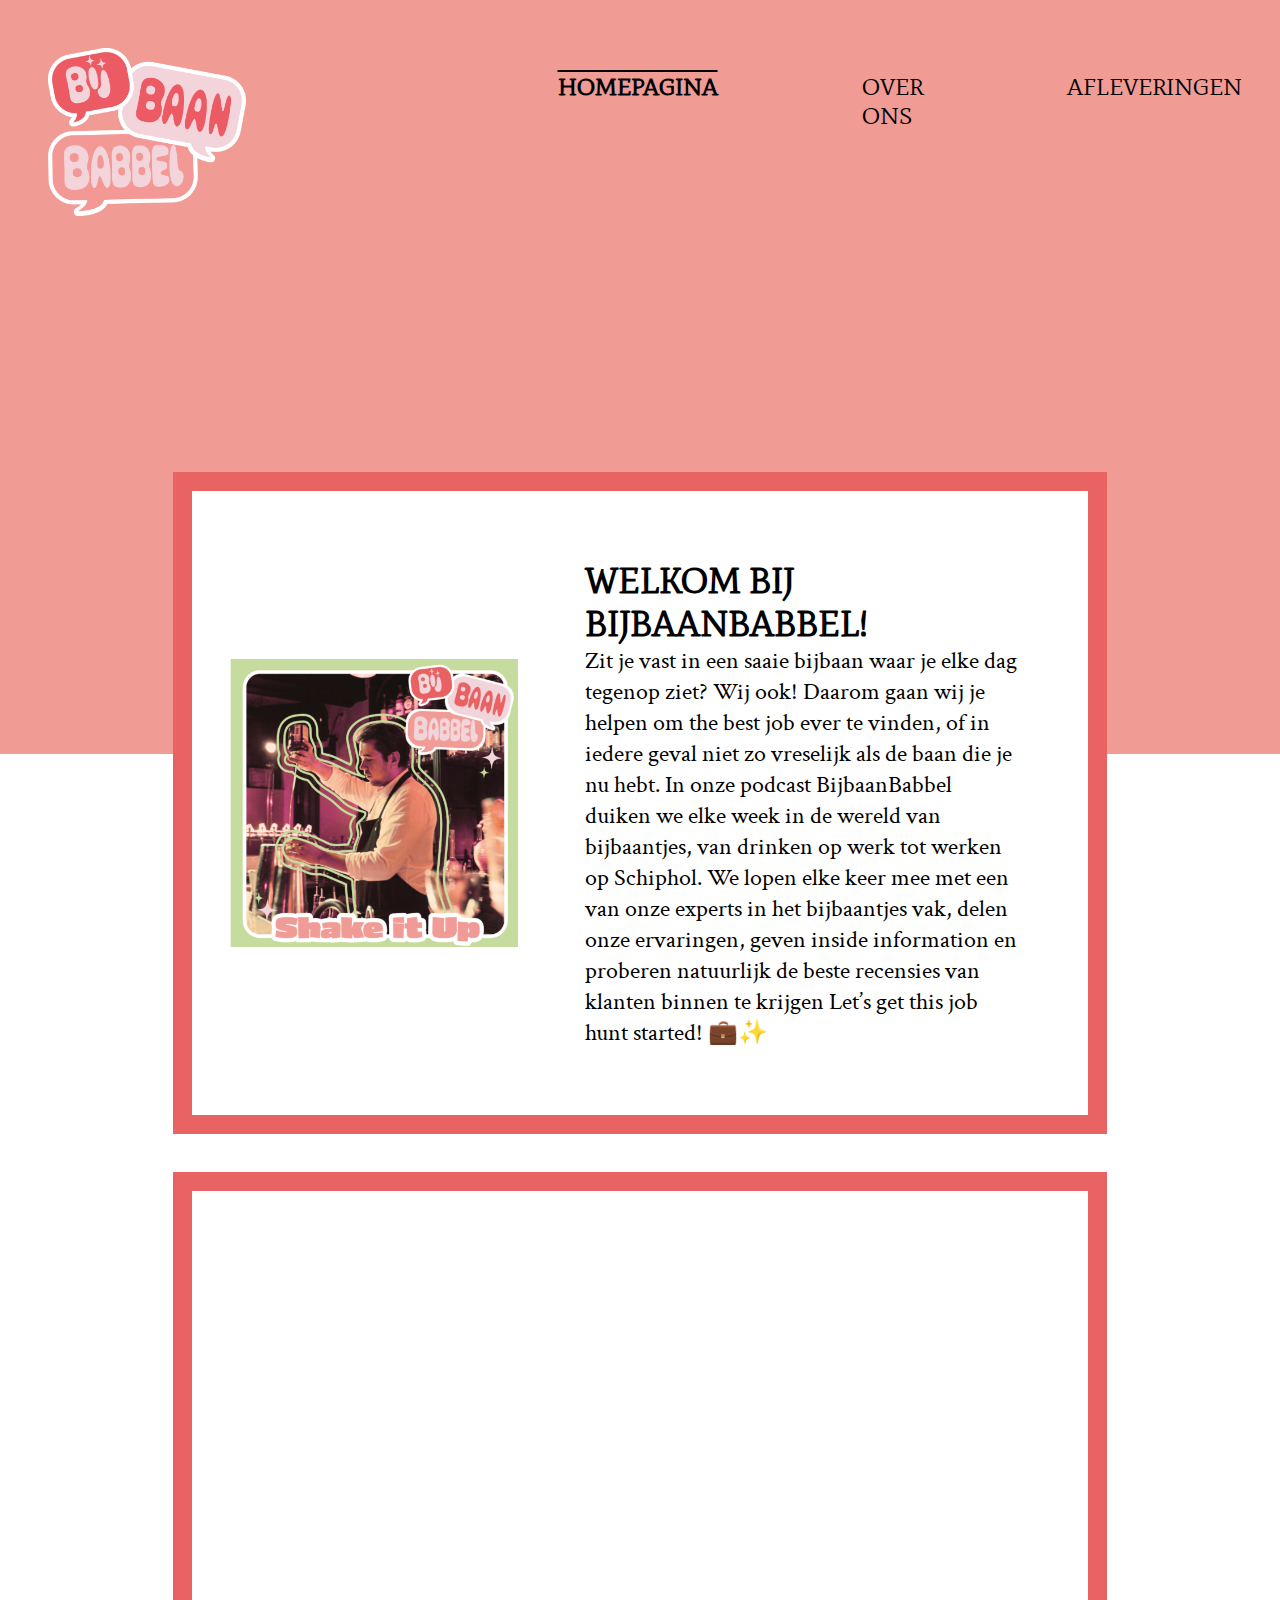
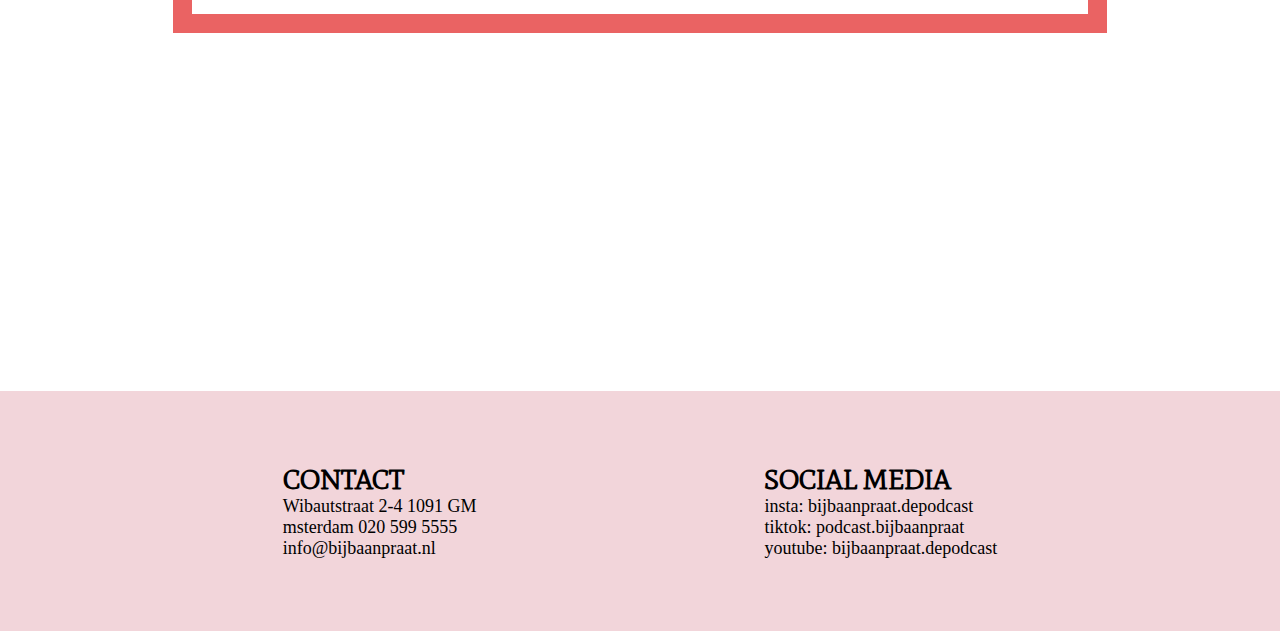
<file: index.html>
<!DOCTYPE html>
<html lang="nl">

<head>
    <meta charset="UTF-8">
    <meta name="viewport" content="width=device-width, initial-scale=1.0">
    <title>BijbaanBabbel</title>
    <link rel="stylesheet" href="style/podcast.css">

</head>

<body>
    <header>
        <img src="img/logo.png" alt="logo">
        <nav>
            <ul>
                <li><a class="huidig" href="index.html">homepagina</a></li>
                <li><a href="overons.html">over ons</a></li>
                <li><a href="afleveringen.html">afleveringen</a></li>
            </ul>
        </nav>
    </header>
    <main id="podcast">
        <h1>homepagina</h1>
        <div>
        <img src="img/bar.png" alt="bar foto">
        <section>
            <h2>Welkom bij Bijbaanbabbel!</h2>
            <p>Zit je vast in een saaie bijbaan waar je elke dag tegenop ziet? Wij ook! Daarom gaan wij je helpen om the
                best job ever te vinden, of in iedere geval niet zo vreselijk als de baan die je nu hebt.
                In onze podcast BijbaanBabbel duiken we elke week in de wereld van bijbaantjes, van drinken op werk tot
                werken op Schiphol.
                We lopen elke keer mee met een van onze experts in het bijbaantjes vak, delen onze ervaringen, geven
                inside information en proberen natuurlijk de beste recensies van klanten binnen te krijgen
                Let’s get this job hunt started! 💼✨
            </p>
        </section>
        </div>
        
        <div>
            <iframe width="560" height="315" src="https://www.youtube.com/embed/GkrQraD9jfw?si=lmXBgk_h0-9NROs4" title="YouTube video player" frameborder="0" allow="accelerometer; autoplay; clipboard-write; encrypted-media; gyroscope; picture-in-picture; web-share" referrerpolicy="strict-origin-when-cross-origin" allowfullscreen></iframe>
        </div>
        </main>
    <footer>
        <div>
            <h2>contact</h2>
            <ul>
                <li>Wibautstraat 2-4 1091 GM</li>
                <li>msterdam 020 599 5555</li>
                <li>info@bijbaanpraat.nl</li>
            </ul>
        </div>
        <div>
            <h2>social media</h2>
            <ul>
                <li>insta: bijbaanpraat.depodcast</li>
                <li>tiktok: podcast.bijbaanpraat</li>
                <li>youtube: bijbaanpraat.depodcast</li>
            </ul>
        </div>
    </footer>
</body>

</html>
</file>
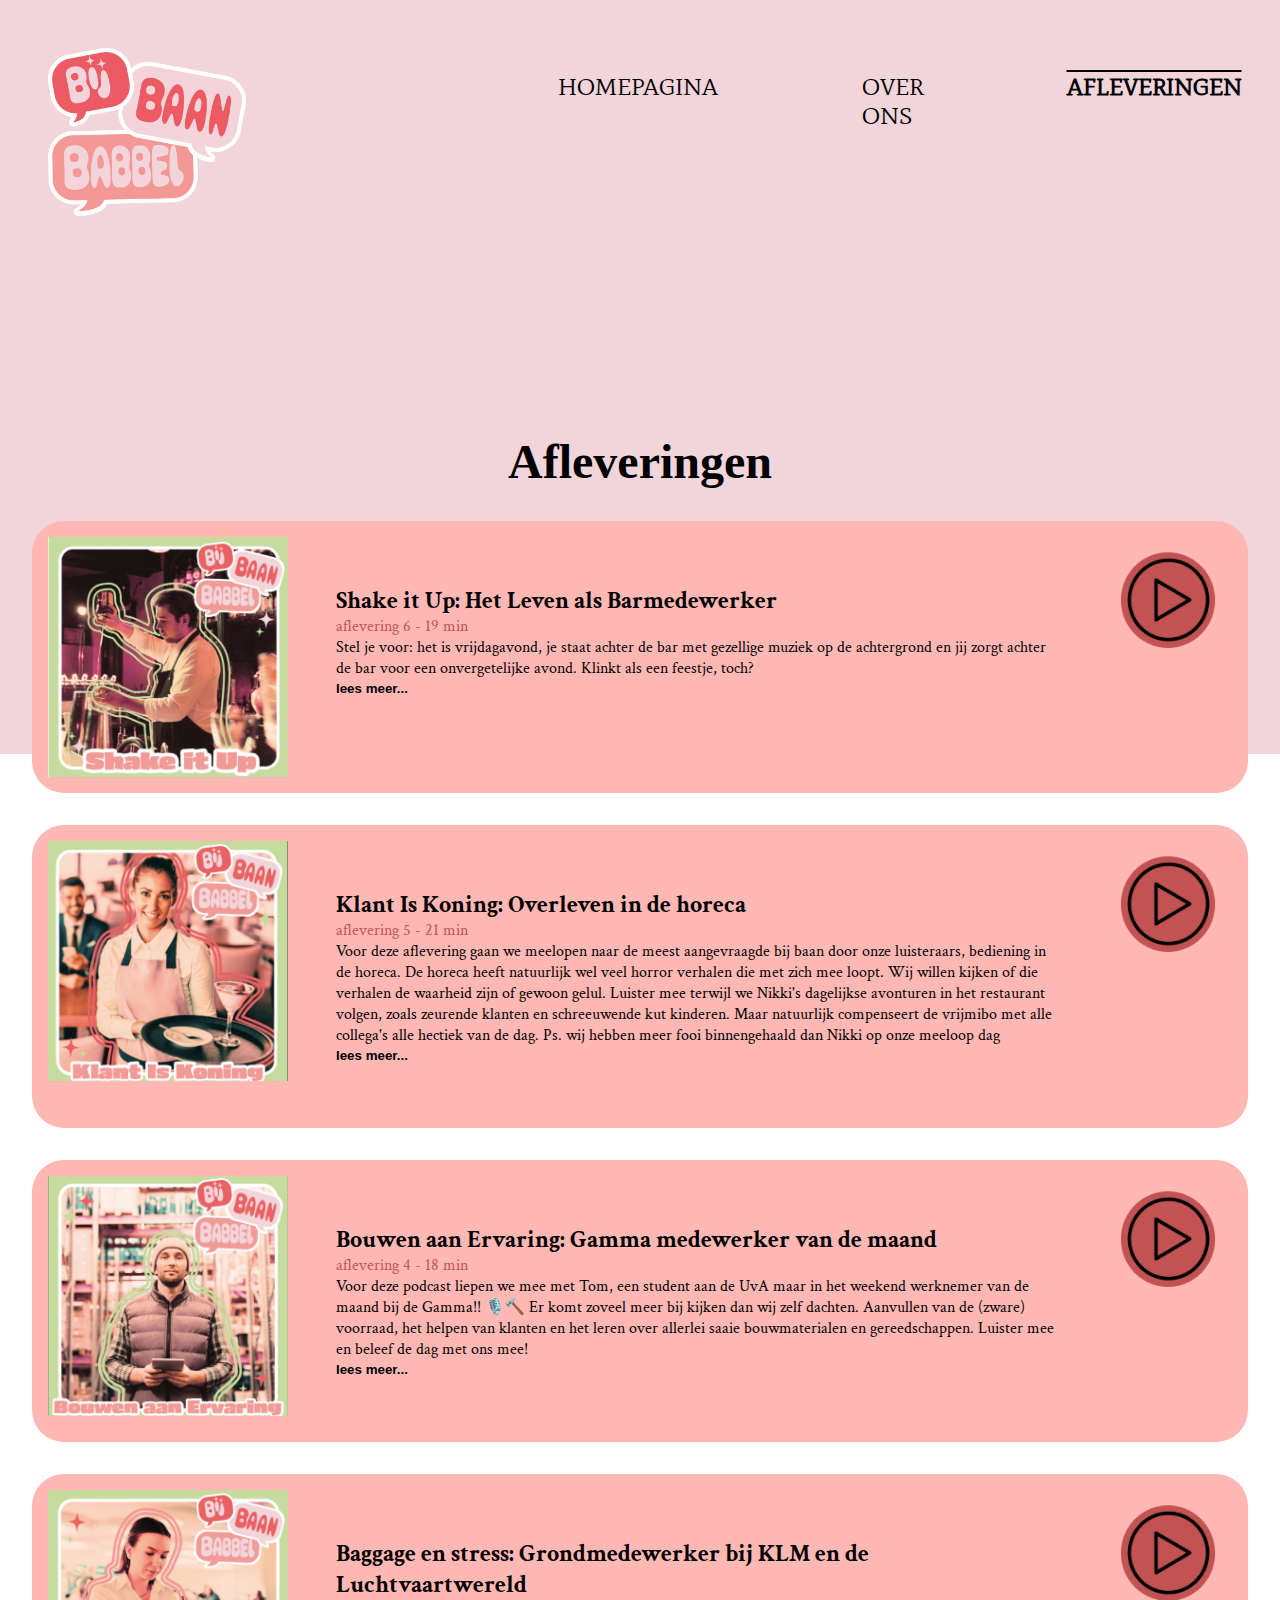
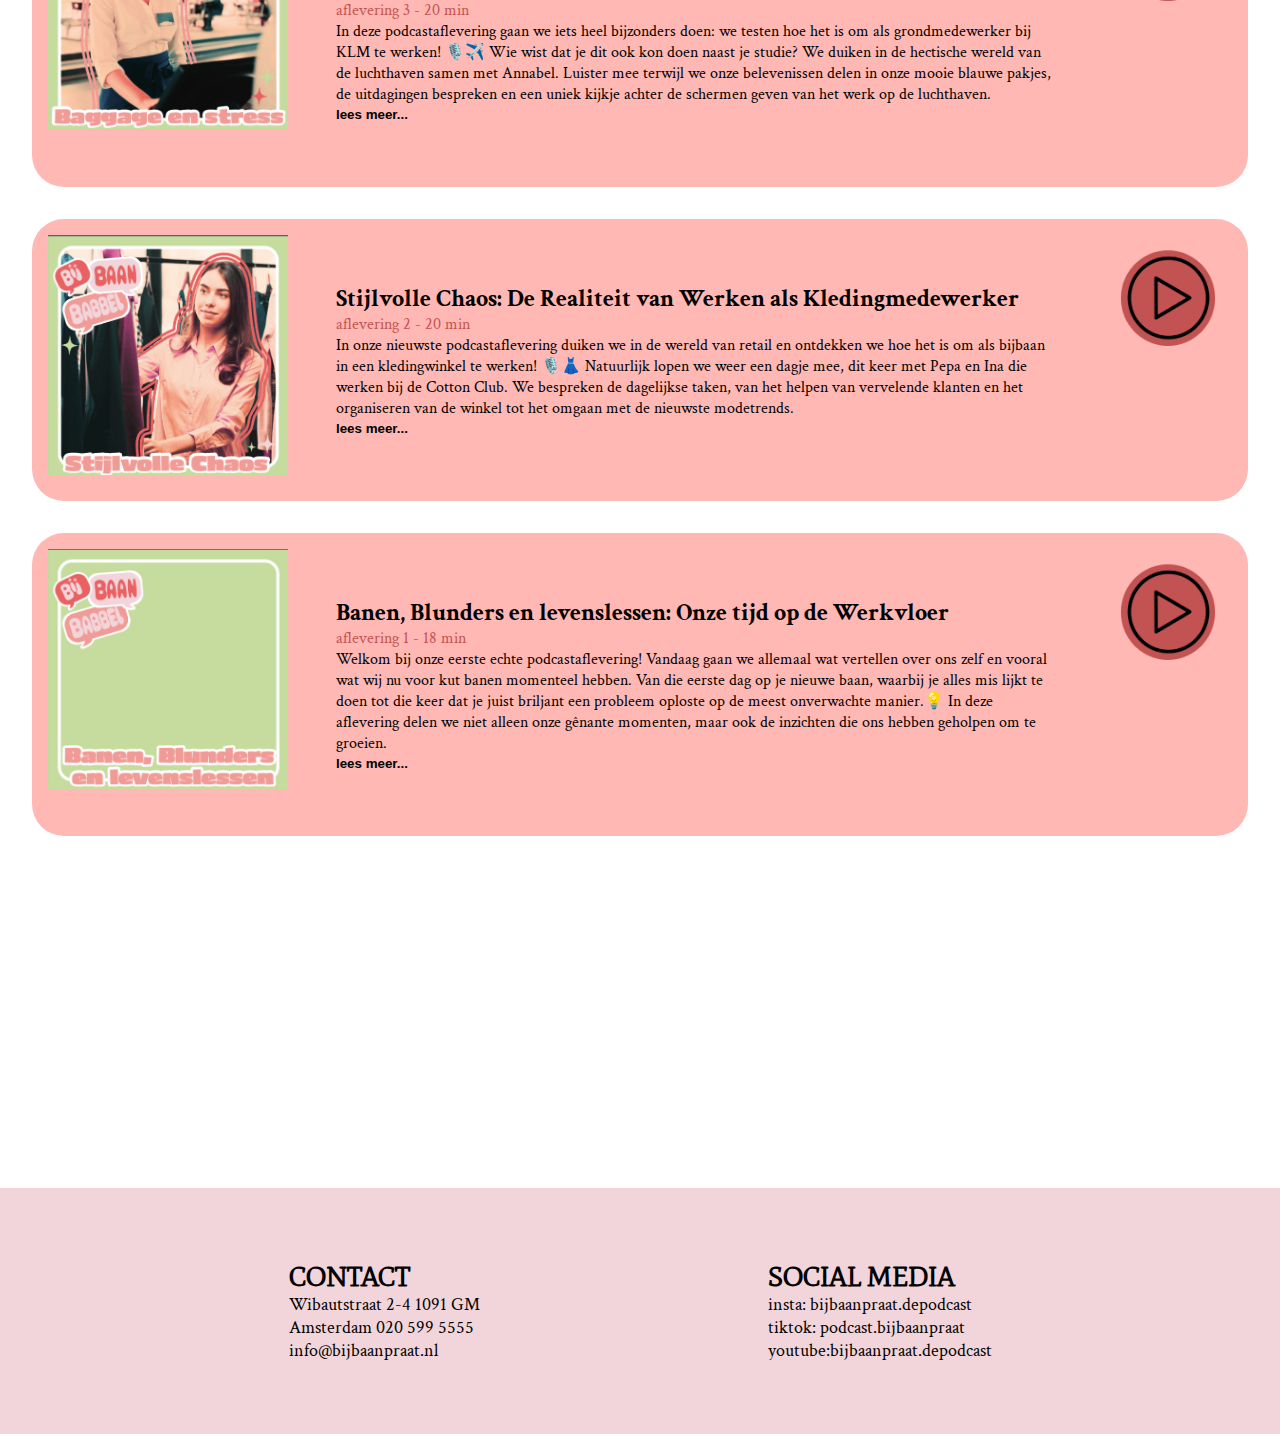
<file: afleveringen.html>
<!DOCTYPE html>
<html lang="nl">

<head>
    <meta charset="UTF-8">
    <meta name="viewport" content="width=device-width, initial-scale=1.0">
    <title>Document</title>
    <link rel="stylesheet" href="style/podcast.css">
</head>

<body>
    <header id="headerlicht">
        <img src="img/logo.png" alt="logo">
        <nav>
            <ul>
                <li><a href="index.html">homepagina</a></li>
                <li><a href="overons.html">over ons</a></li>
                <li><a class="huidig" href="afleveringen.html">afleveringen</a></li>
            </ul>
        </nav>
    </header>
    <main id="afleveringen">
        <h1>Afleveringen</h1>
        <article>
            <img src="img/bar.png" alt="barman">
            <div>
                <h2>Shake it Up: Het Leven als Barmedewerker</h2>
                <p class="aflevering">aflevering 6 - 19 min</p>
                <p>Stel je voor: het is vrijdagavond, je staat achter de bar met gezellige muziek op de achtergrond en
                    jij zorgt achter de bar voor een onvergetelijke avond. Klinkt als een feestje, toch?</p>
                <button>lees meer...</button>
            </div>
            <img class="playbutton" src="img/play.png" alt="playknop">
        </article>
        <article>
            <img src="img/serveren.png" alt="horeca">
            <div>
                <h2>Klant Is Koning: Overleven in de horeca</h2>
                <p class="aflevering">aflevering 5 - 21 min</p>
                <p>Voor deze aflevering gaan we meelopen naar de meest aangevraagde bij baan door onze luisteraars,
                    bediening in de horeca. De horeca heeft natuurlijk wel veel horror verhalen die met zich mee loopt.
                    Wij willen kijken of die verhalen de waarheid zijn of gewoon gelul. Luister mee terwijl we Nikki's
                    dagelijkse avonturen in het restaurant volgen, zoals zeurende klanten en schreeuwende kut kinderen.
                    Maar natuurlijk compenseert de vrijmibo met alle collega's alle hectiek van de dag. Ps. wij hebben
                    meer fooi binnengehaald dan Nikki op onze meeloop dag </p>
                <button>lees meer...</button>
                </div>
            <img class="playbutton" src="img/play.png" alt="playknop">
        </article>
        <article >
            <img src="img/bouw.png" alt="bouwwinkel">
            <div>
                <h2>Bouwen aan Ervaring: Gamma medewerker van de maand</h2>
                <p class="aflevering">aflevering 4 - 18 min</p>
                <p>Voor deze podcast liepen we mee met Tom, een student aan de UvA maar in het weekend werknemer van de
                    maand bij de Gamma!! 🎙️🔨
                    Er komt zoveel meer bij kijken dan wij zelf dachten. Aanvullen van de (zware) voorraad, het helpen
                    van klanten en het leren over allerlei saaie bouwmaterialen en gereedschappen. Luister mee en beleef
                    de dag met ons mee!</p>
                <button>lees meer...</button>
                </div>
            <img class="playbutton" src="img/play.png" alt="playknop">
        </article>
        <article>
            <img src="img/klm.png" alt="klm medewerker">
            <div>
                <h2>Baggage en stress: Grondmedewerker bij KLM en de Luchtvaartwereld</h2>
                <p class="aflevering">aflevering 3 - 20 min</p>
                <p>In deze podcastaflevering gaan we iets heel bijzonders doen: we testen hoe het is om als
                    grondmedewerker bij KLM te werken! 🎙️✈️
                    Wie wist dat je dit ook kon doen naast je studie? We duiken in de hectische wereld van de luchthaven
                    samen met Annabel. Luister mee terwijl we onze belevenissen delen in onze mooie blauwe pakjes, de
                    uitdagingen bespreken en een uniek kijkje achter de schermen geven van het werk op de luchthaven.
                </p>
                <button>lees meer...</button>
            </div>
            <img class="playbutton" src="img/play.png" alt="playknop">
        </article>
        <article>
            <img src="img/kleding.png" alt="Kledingmedewerker">
            <div>
                <h2>Stijlvolle Chaos: De Realiteit van Werken als Kledingmedewerker</h2>
                <p class="aflevering">aflevering 2 - 20 min</p>
                <p>In onze nieuwste podcastaflevering duiken we in de wereld van retail en ontdekken we hoe het is om
                    als bijbaan in een kledingwinkel te werken! 🎙️👗
                    Natuurlijk lopen we weer een dagje mee, dit keer met Pepa en Ina die werken bij de Cotton Club. We
                    bespreken de dagelijkse taken, van het helpen van vervelende klanten en het organiseren van de
                    winkel tot het omgaan met de nieuwste modetrends.</p>
                <button>lees meer...</button>
            </div>
            <img class="playbutton" src="img/play.png" alt="playknop">
        </article>
        <article >
            <img src="img/eerste.png" alt="eerste aflevering">
            <div>
                <h2>Banen, Blunders en levenslessen: Onze tijd op de Werkvloer</h2>
                <p class="aflevering">aflevering 1 - 18 min</p>
                <p>Welkom bij onze eerste echte podcastaflevering! Vandaag gaan we allemaal wat vertellen over ons zelf
                    en vooral wat wij nu voor kut banen momenteel hebben. Van die eerste dag op je nieuwe baan, waarbij
                    je alles mis lijkt te doen tot die keer dat je juist briljant een probleem oploste op de meest
                    onverwachte manier.💡 In deze aflevering delen we niet alleen onze gênante momenten, maar ook de
                    inzichten die ons hebben geholpen om te groeien.</p>
                <button>lees meer...</button>
            </div>
            <img class="playbutton" src="img/play.png" alt="playknop">
        </article>

    </main>
    <footer>
        <div>
            <h2>contact</h2>
            <p>Wibautstraat 2-4 1091 GM</p>
            <p>Amsterdam 020 599 5555</p>
            <p>info@bijbaanpraat.nl</p>
        </div>
        <div>
            <h2>social media</h2>
            <p>insta: bijbaanpraat.depodcast</p>
            <p>tiktok: podcast.bijbaanpraat</p>
            <p>youtube:bijbaanpraat.depodcast</p>
        </div>
    </footer>
</body>

</html>
</file>
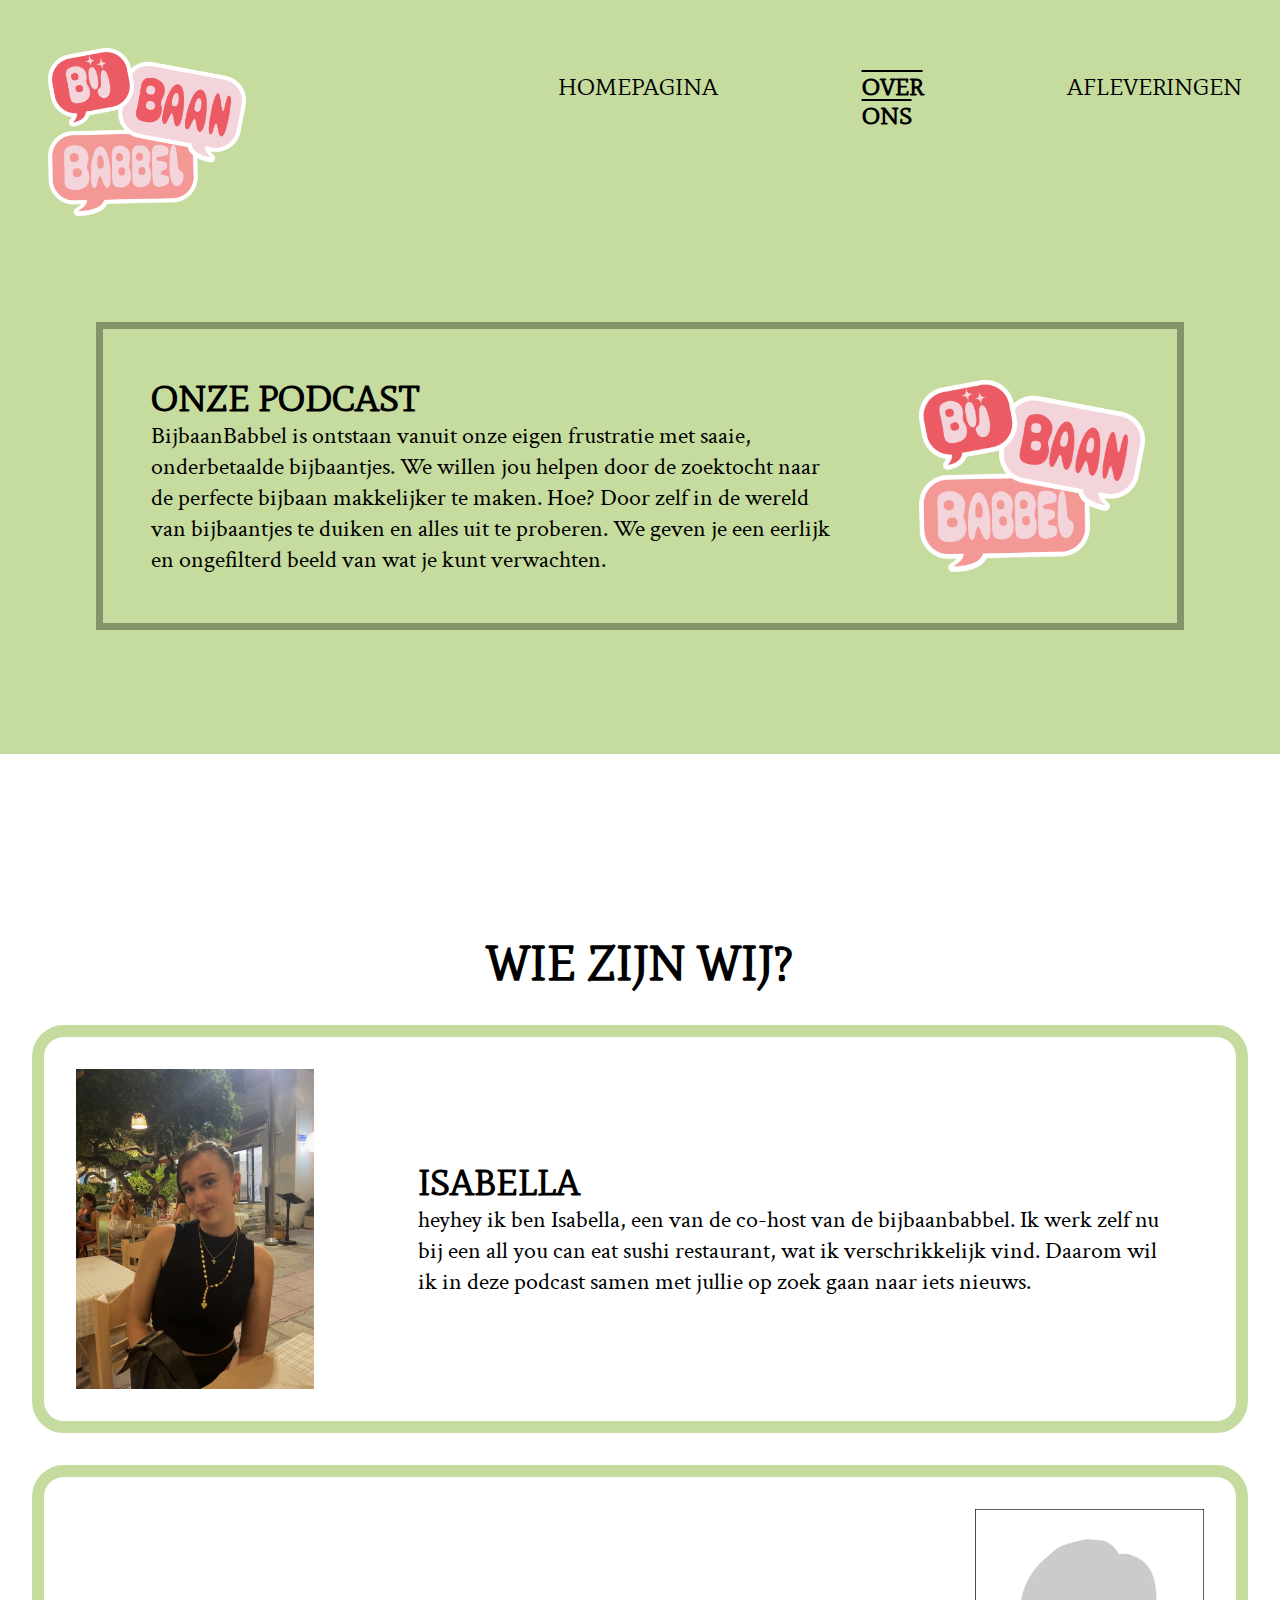
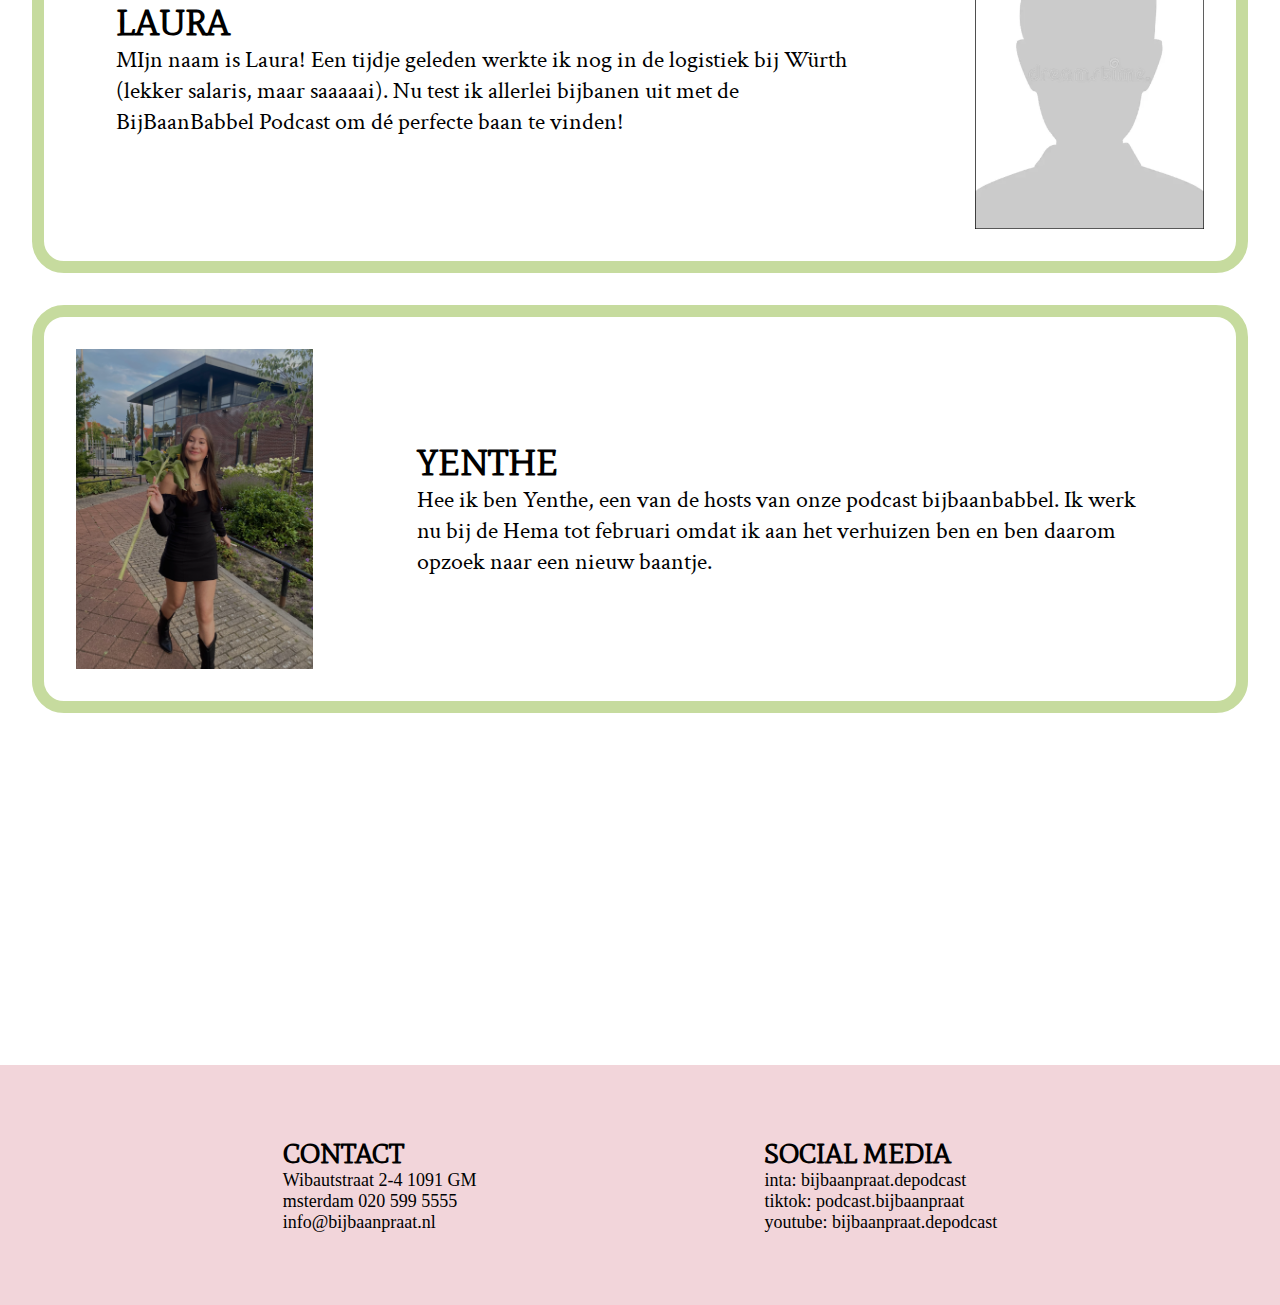
<file: overons.html>
<!DOCTYPE html>
<html lang="nl">

<head>
    <meta charset="UTF-8">
    <meta name="viewport" content="width=device-width, initial-scale=1.0">
    <title>Document</title>
    <link rel="stylesheet" href="style/podcast.css">
</head>

<body>
    <header id="headerkleurgroen">
        <img src="img/logo.png" alt="logo">
        <nav>
            <ul>
                <li><a href="index.html">homepagina</a></li>
                <li><a class="huidig" href="overons.html">over ons</a></li>
                <li><a href="afleveringen.html">afleveringen</a></li>
            </ul>
        </nav>
    </header>
    <main id="ons">
        <h1>over ons</h1>
        <div id="overons">
            <section>
                <h2>onze podcast</h2>
                <p>
                    BijbaanBabbel is ontstaan vanuit onze eigen frustratie met saaie, onderbetaalde bijbaantjes. We willen jou helpen door de zoektocht naar de perfecte bijbaan makkelijker te maken. Hoe? Door zelf in de wereld van bijbaantjes te duiken en alles uit te proberen. We geven je een eerlijk en ongefilterd beeld van wat je kunt verwachten.
                    </p>
            </section>
            <img src="img/logo.png" alt="logo">
        </div>
        <h2 id="wiezijnwij">Wie zijn wij?</h2>
        <div class="wij">
            <img src="img/contentisabella.png" alt="isabella">
            <section>
                <h2>Isabella</h2>
                <p>heyhey ik ben Isabella, een van de co-host van de bijbaanbabbel. Ik werk zelf nu bij een all you can
                    eat sushi restaurant, wat ik verschrikkelijk vind. Daarom wil ik in deze podcast samen met jullie op
                    zoek gaan naar iets nieuws. </p>
            </section>
        </div>
        <div class="wij">
            <section>
                <h2>Laura</h2>
                <p>MIjn naam is Laura! Een tijdje geleden werkte ik nog in de logistiek bij Würth (lekker salaris, maar
                    saaaaai). Nu test ik allerlei bijbanen uit met de BijBaanBabbel Podcast om dé perfecte baan te
                    vinden!</p>
            </section>
            <img src="img/contentlaura.png" alt="laura">
        </div>
        <div class="wij">
            <img src="img/contentyentheklein.png" alt="yenthe">
            <section>
                <h2>Yenthe</h2>
                <p>Hee ik ben Yenthe, een van de hosts van onze podcast bijbaanbabbel. Ik werk nu bij de Hema tot
                    februari omdat ik aan het verhuizen ben en ben daarom opzoek naar een nieuw baantje. </p>
            </section>
        </div>
    </main>
    <footer>
        <div>
            <h2>contact</h2>
            <ul>
                <li>Wibautstraat 2-4 1091 GM</li>
                <li>msterdam 020 599 5555</li>
                <li>info@bijbaanpraat.nl</li>
            </ul>
        </div>
        <div>
            <h2>social media</h2>
            <ul>
                <li>inta: bijbaanpraat.depodcast</li>
                <li>tiktok: podcast.bijbaanpraat</li>
                <li>youtube: bijbaanpraat.depodcast</li>
            </ul>
        </div>
    </footer>
</body>

</html>
</file>
<file: style/podcast.css>
/* font */
@import url('https://fonts.googleapis.com/css2?family=Crimson+Text&family=Libre+Caslon+Display&family=Luckiest+Guy&display=swap');
@import url('https://fonts.googleapis.com/css2?family=Mate:ital@0;1&display=swap');

p {
    font-family: "crimson text";
}

a {
    font-family: "Mate";
    text-transform: uppercase;

}

h2 {
    font-family: "Mate";
    text-transform: uppercase;
}


/* algemeen */
* {
    padding: 0;
    margin: 0;
}

#ons h1 {
    clip: rect(0 0 0 0);
    clip-path: inset(50%);
    height: 1px;
    overflow: hidden;
    position: absolute;
    white-space: nowrap;
    width: 1px;
}
#podcast h1 {
    clip: rect(0 0 0 0);
    clip-path: inset(50%);
    height: 1px;
    overflow: hidden;
    position: absolute;
    white-space: nowrap;
    width: 1px;
}
/* https://www.a11yproject.com/posts/how-to-hide-content/ */

.huidig {
    font-weight: 1000;
    text-decoration: overline;
}





main {
    position: relative;
    top: -20em;
}

/* fotos  */

header img {
    width: 9em;
    height: 7em;
    padding: 2em;
}

#podcast img {
    width: 15em;
    height: 15em;
    margin: 1em;
}

article img {
    width: 15em;
    height: 15em;
}


#overons img {
    width: 15em;
    height: 12em;
    margin: 2em;
}

.playbutton {
    width: 8em;
    height: 8em;
}

.wij  img {
    width: 15em;
    height: 20em;
    margin: 2em;
}



/* header */

nav ul {
    display: flex;
    list-style: none;
    padding-left: 8em;
    padding-bottom: 23em;

}


nav li {
    justify-content: end;
    padding: 3em;

}

header {
    display: flex;
    background-color: #F19B95;
    font-size: x-large;

}

a {
    text-decoration: none;
}

header li:hover {
    font-weight: 1000;
}

a:link {
    color: black;
}

a:visited {
    color: black;
}

/* footer  */

footer {
    background-color: #F2D5DA;
    display: flex;
    justify-content: center;
    font-size: large;

}

footer div {
    padding: 4em;
    padding-left: 8em;
    padding-right: 8em;
    justify-content: center;

}

footer ul {
    list-style: none;
}


/* afleveringen */

h1{
    display: flex;
    justify-content: center;
    font-size: 3em
}

#headerlicht {
    background-color: #F2D5DA;
}

#afleveringen article {
    padding: 1em;
    margin: 2em;
    background-color: #FFB8B3;
    border-radius: 2em;
    display: flex;
}

#afleveringen article div h2 {
    font-family: "crimson text";
    text-transform: none;
}

#afleveringen article div {
    padding: 3em;
    display: block;
}

.aflevering {
    color: #C35252;
}

button{
    background: 0%;
    border: none; 
    font-weight: 900
}

/* over ons */

#headerkleurgroen {
    background-color: #C6DB9E;
}

#overons {
    display: flex;
    border: solid #85936A 7px;
    margin: 6em;
    background-color: #C6DB9E;
    align-items: center;
    position: relative;
    top: -13em;
}

#overons section {
    margin: 2em;
    font-size: x-large;
}

main div {
    display: flex;
    align-items: center;
}

main div section {
    margin: 3em;
    font-size: x-large;
}

#wiezijnwij {
    display: flex;
    justify-content: center;
    font-size: 3em;
}

.wij {
    border: solid #C6DB9E 0.8em;
    margin: 2em;
    border-radius: 2em;
}

/* homepagina  */

#podcast div {
    display: flex;
    padding: 1em;
    border: solid #EA6363 1em;
    margin: 2em;
    margin-left: 9em;
    margin-right: 9em;
    align-items: center;
    font-size: larger;
    background-color: rgb(255, 255, 255);
}

#podcast section {
    margin: 2em;

}

#podcast iframe {
    margin: auto;
    height: 20em;
}
</file>
